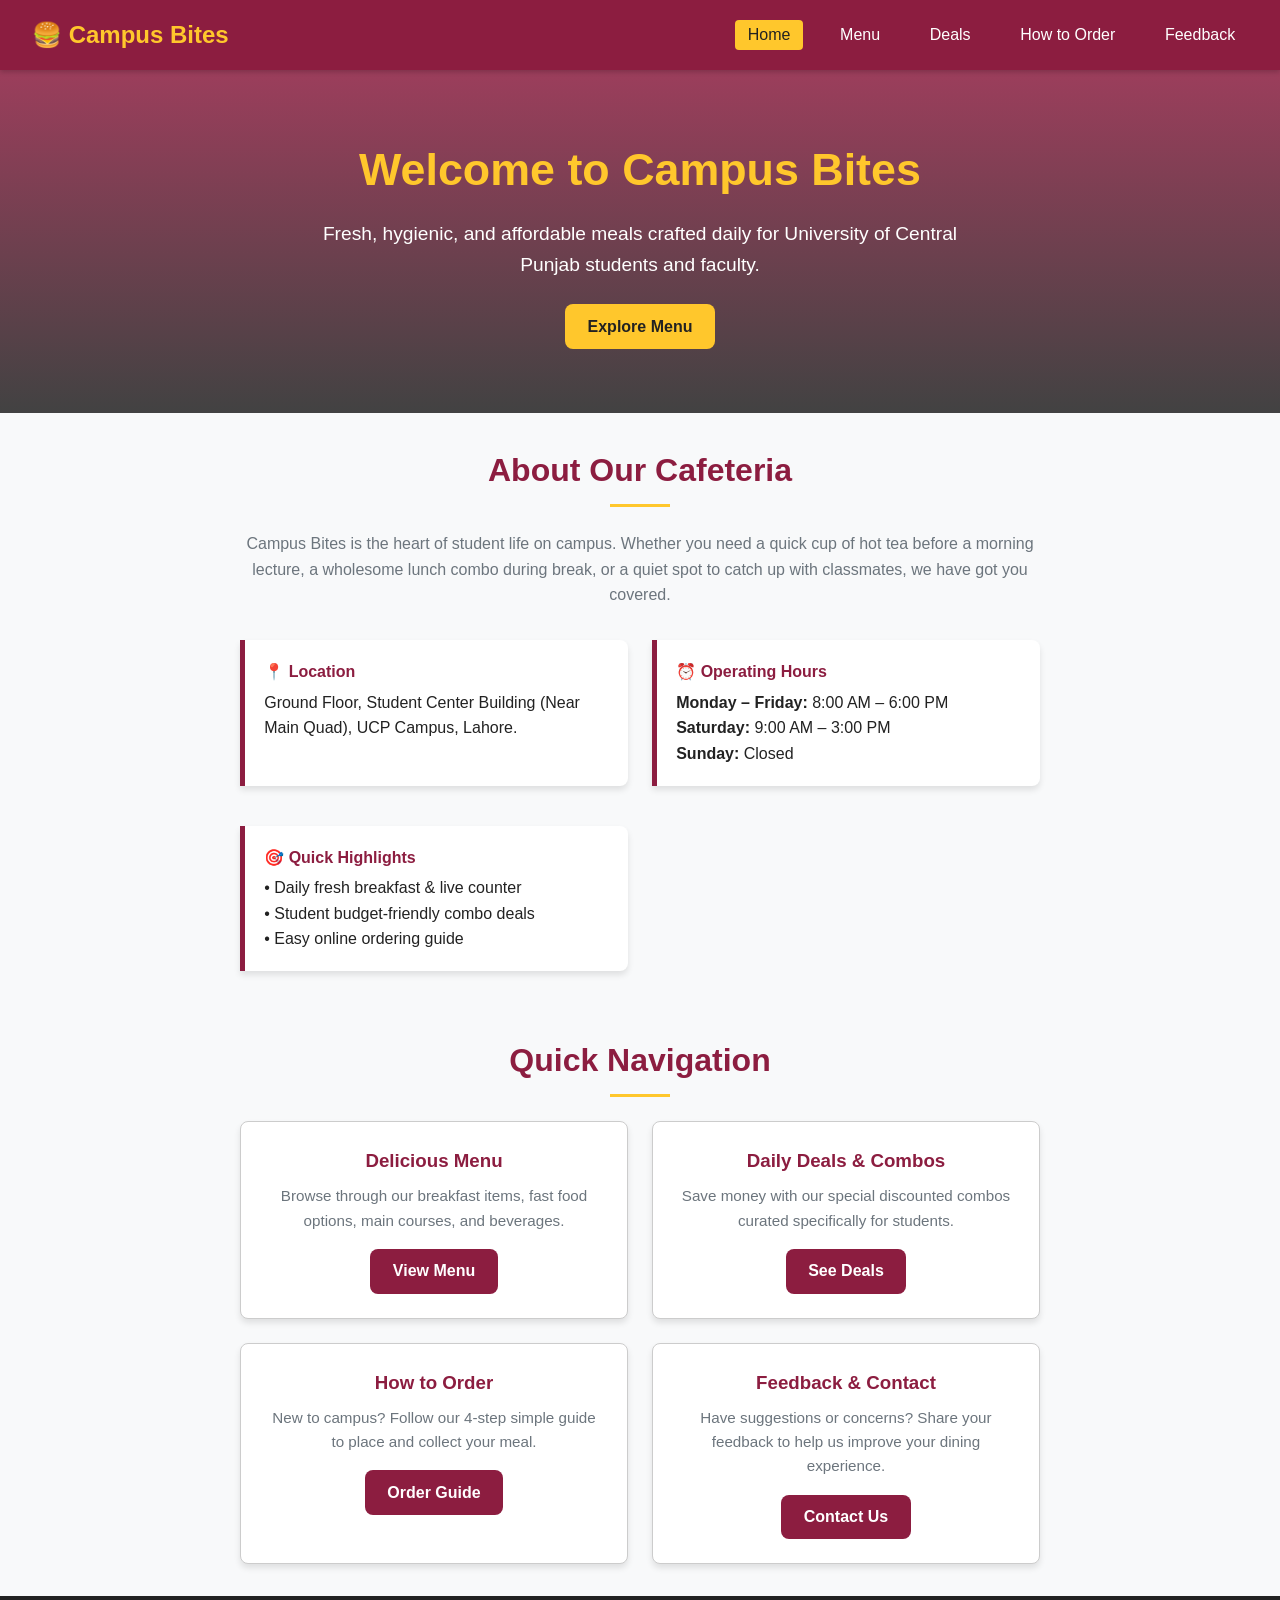
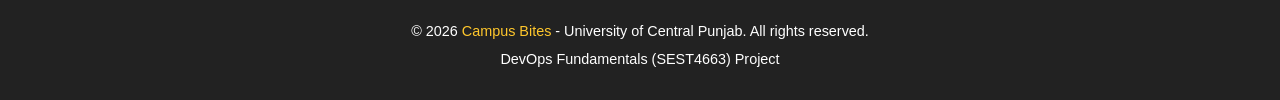
<file: src/index.html>
<!DOCTYPE html>
<html lang="en">
<head>
  <meta charset="UTF-8">
  <meta name="viewport" content="width=device-width, initial-scale=1.0">
  <title>Campus Bites - Home | University Cafeteria</title>
  <link rel="stylesheet" href="../styles/styles.css">
</head>
<body>

  <!-- Navigation Bar -->
  <header>
    <nav class="navbar">
      <div class="logo">
        🍔 Campus Bites
      </div>
      <ul class="nav-links">
        <li><a href="index.html" class="active">Home</a></li>
        <li><a href="menu.html">Menu</a></li>
        <li><a href="deals.html">Deals</a></li>
        <li><a href="order.html">How to Order</a></li>
        <li><a href="feedback.html">Feedback</a></li>
      </ul>
    </nav>
  </header>

  <!-- Hero Section -->
  <section class="hero">
    <h1>Welcome to Campus Bites</h1>
    <p>Fresh, hygienic, and affordable meals crafted daily for University of Central Punjab students and faculty.</p>
    <a href="menu.html" class="btn btn-primary">Explore Menu</a>
  </section>

  <!-- Main Content Container -->
  <main class="container">

    <!-- About Section -->
    <section>
      <h2 class="section-title">About Our Cafeteria</h2>
      <p style="text-align: center; max-width: 800px; margin: 0 auto 2rem auto; color: var(--text-muted);">
        Campus Bites is the heart of student life on campus. Whether you need a quick cup of hot tea before a morning lecture, a wholesome lunch combo during break, or a quiet spot to catch up with classmates, we have got you covered.
      </p>
    </section>

    <!-- Operational Details Grid -->
    <section class="grid">
      <div class="info-box">
        <h4>📍 Location</h4>
        <p>Ground Floor, Student Center Building (Near Main Quad), UCP Campus, Lahore.</p>
      </div>

      <div class="info-box">
        <h4>⏰ Operating Hours</h4>
        <p><strong>Monday – Friday:</strong> 8:00 AM – 6:00 PM</p>
        <p><strong>Saturday:</strong> 9:00 AM – 3:00 PM</p>
        <p><strong>Sunday:</strong> Closed</p>
      </div>

      <div class="info-box">
        <h4>🎯 Quick Highlights</h4>
        <p>• Daily fresh breakfast & live counter</p>
        <p>• Student budget-friendly combo deals</p>
        <p>• Easy online ordering guide</p>
      </div>
    </section>

    <!-- Navigation Cards for Features -->
    <section style="margin-top: 3rem;">
      <h2 class="section-title">Quick Navigation</h2>
      <div class="grid">

        <div class="card" style="text-align: center;">
          <h3>Delicious Menu</h3>
          <p>Browse through our breakfast items, fast food options, main courses, and beverages.</p>
          <div style="margin-top: 1rem;">
            <a href="menu.html" class="btn btn-secondary">View Menu</a>
          </div>
        </div>

        <div class="card" style="text-align: center;">
          <h3>Daily Deals & Combos</h3>
          <p>Save money with our special discounted combos curated specifically for students.</p>
          <div style="margin-top: 1rem;">
            <a href="deals.html" class="btn btn-secondary">See Deals</a>
          </div>
        </div>

        <div class="card" style="text-align: center;">
          <h3>How to Order</h3>
          <p>New to campus? Follow our 4-step simple guide to place and collect your meal.</p>
          <div style="margin-top: 1rem;">
            <a href="order.html" class="btn btn-secondary">Order Guide</a>
          </div>
        </div>

        <div class="card" style="text-align: center;">
          <h3>Feedback & Contact</h3>
          <p>Have suggestions or concerns? Share your feedback to help us improve your dining experience.</p>
          <div style="margin-top: 1rem;">
            <a href="feedback.html" class="btn btn-secondary">Contact Us</a>
          </div>
        </div>

      </div>
    </section>

  </main>

  <!-- Footer -->
  <footer>
    <p>&copy; 2026 <span>Campus Bites</span> - University of Central Punjab. All rights reserved.</p>
    <p>DevOps Fundamentals (SEST4663) Project</p>
  </footer>

</body>
</html>
</file>
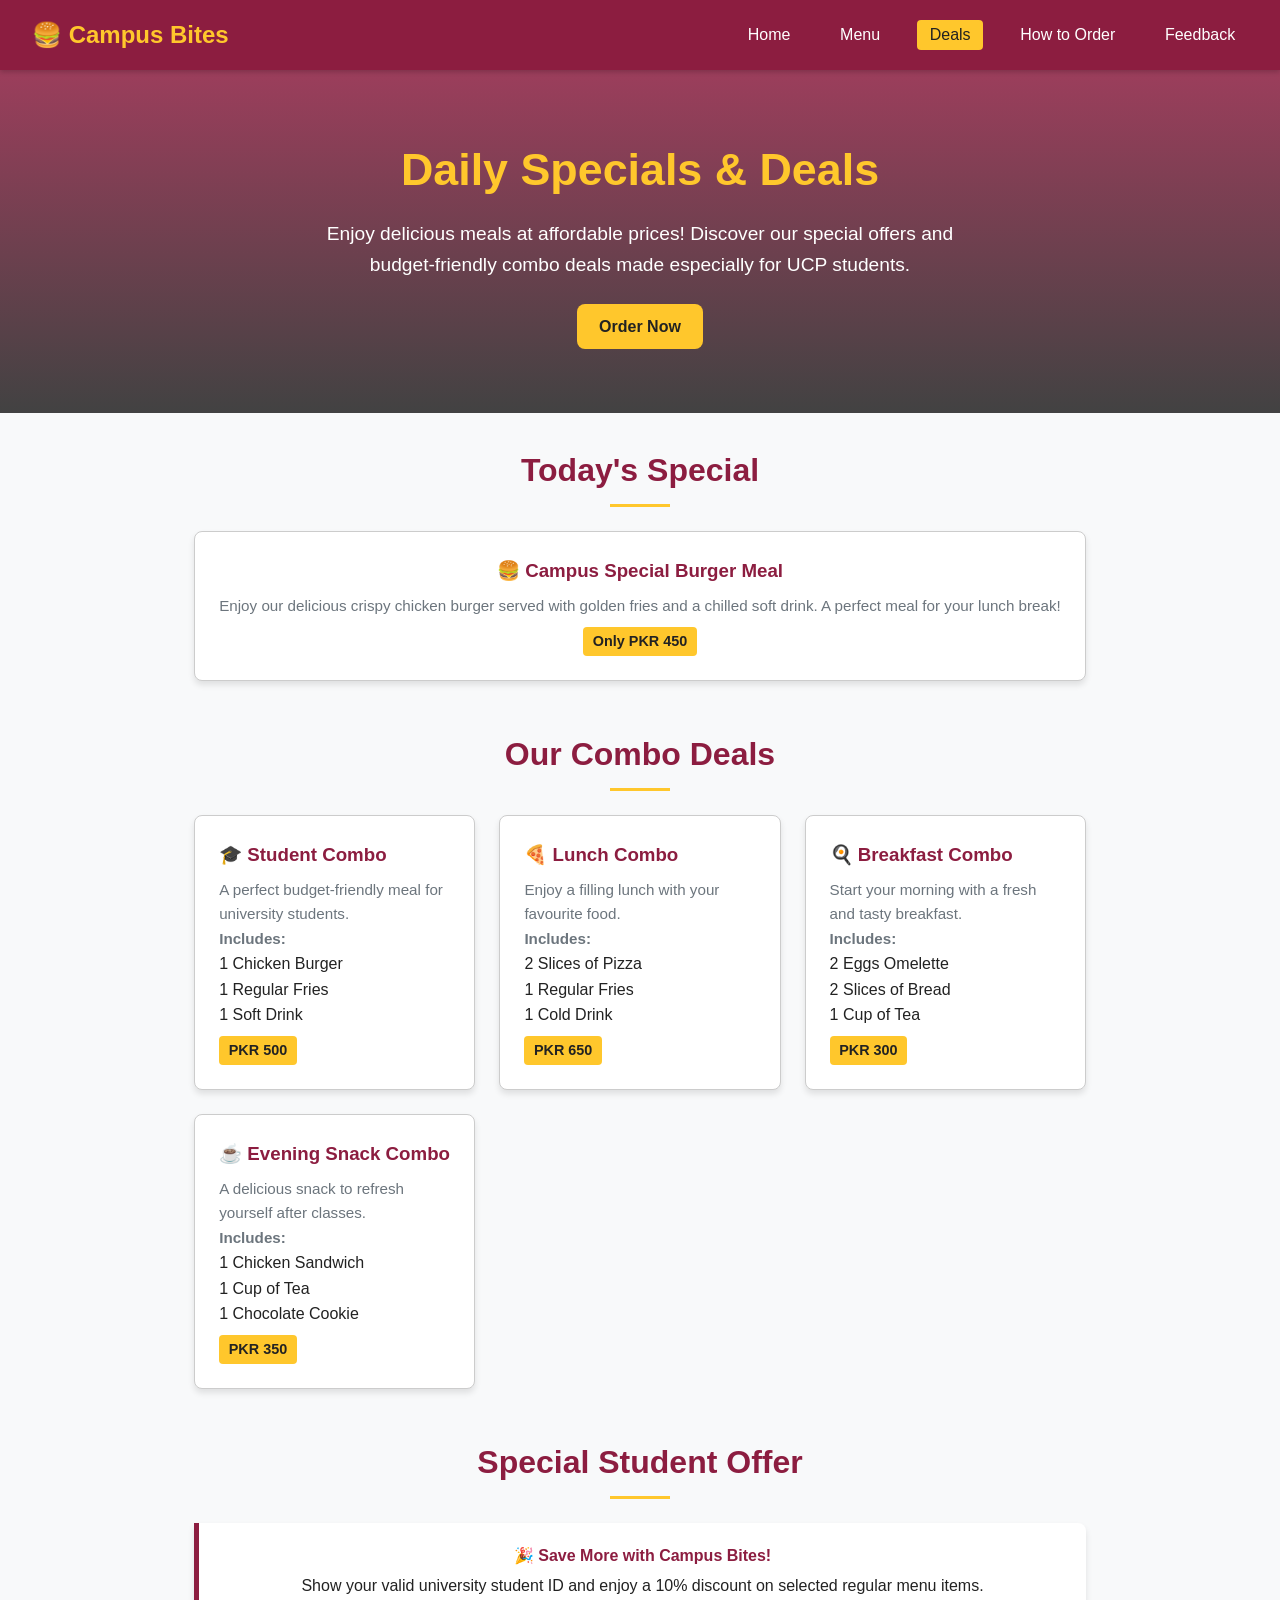
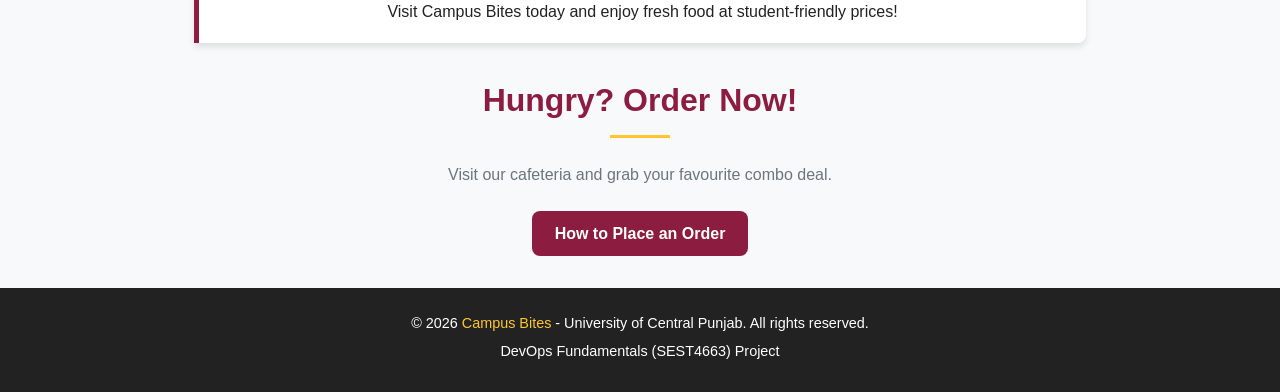
<file: src/deals.html>
<!DOCTYPE html>
<html lang="en">
<head>
  <meta charset="UTF-8">
  <meta name="viewport" content="width=device-width, initial-scale=1.0">
  <title>Campus Bites - Daily Deals & Specials</title>

  <!-- Shared CSS File -->
  <link rel="stylesheet" href="../styles/styles.css">
</head>

<body>

  <!-- Navigation Bar -->
  <header>
    <nav class="navbar">
      <div class="logo">
        🍔 Campus Bites
      </div>

      <ul class="nav-links">
        <li><a href="index.html">Home</a></li>
        <li><a href="menu.html">Menu</a></li>
        <li><a href="deals.html" class="active">Deals</a></li>
        <li><a href="order.html">How to Order</a></li>
        <li><a href="feedback.html">Feedback</a></li>
      </ul>
    </nav>
  </header>

  <!-- Hero Section -->
  <section class="hero">
    <h1>Daily Specials & Deals</h1>
    <p>
      Enjoy delicious meals at affordable prices!
      Discover our special offers and budget-friendly combo deals
      made especially for UCP students.
    </p>
    <a href="order.html" class="btn btn-primary">Order Now</a>
  </section>

  <!-- Main Content -->
  <main class="container">

    <!-- Daily Special Section -->
    <section>
      <h2 class="section-title">Today's Special</h2>

      <div class="card" style="text-align: center;">
        <h3>🍔 Campus Special Burger Meal</h3>

        <p>
          Enjoy our delicious crispy chicken burger served with
          golden fries and a chilled soft drink.
          A perfect meal for your lunch break!
        </p>

        <span class="price-tag">Only PKR 450</span>
      </div>
    </section>

    <!-- Combo Deals Section -->
    <section style="margin-top: 3rem;">

      <h2 class="section-title">Our Combo Deals</h2>

      <div class="grid">

        <!-- Student Combo -->
        <div class="card">
          <h3>🎓 Student Combo</h3>

          <p>
            A perfect budget-friendly meal for university students.
          </p>

          <p><strong>Includes:</strong></p>

          <ul>
            <li>1 Chicken Burger</li>
            <li>1 Regular Fries</li>
            <li>1 Soft Drink</li>
          </ul>

          <span class="price-tag">PKR 500</span>
        </div>

        <!-- Lunch Combo -->
        <div class="card">
          <h3>🍕 Lunch Combo</h3>

          <p>
            Enjoy a filling lunch with your favourite food.
          </p>

          <p><strong>Includes:</strong></p>

          <ul>
            <li>2 Slices of Pizza</li>
            <li>1 Regular Fries</li>
            <li>1 Cold Drink</li>
          </ul>

          <span class="price-tag">PKR 650</span>
        </div>

        <!-- Breakfast Combo -->
        <div class="card">
          <h3>🍳 Breakfast Combo</h3>

          <p>
            Start your morning with a fresh and tasty breakfast.
          </p>

          <p><strong>Includes:</strong></p>

          <ul>
            <li>2 Eggs Omelette</li>
            <li>2 Slices of Bread</li>
            <li>1 Cup of Tea</li>
          </ul>

          <span class="price-tag">PKR 300</span>
        </div>

        <!-- Evening Snack Combo -->
        <div class="card">
          <h3>☕ Evening Snack Combo</h3>

          <p>
            A delicious snack to refresh yourself after classes.
          </p>

          <p><strong>Includes:</strong></p>

          <ul>
            <li>1 Chicken Sandwich</li>
            <li>1 Cup of Tea</li>
            <li>1 Chocolate Cookie</li>
          </ul>

          <span class="price-tag">PKR 350</span>
        </div>

      </div>
    </section>

    <!-- Special Offer Section -->
    <section style="margin-top: 3rem;">
      <h2 class="section-title">Special Student Offer</h2>

      <div class="info-box" style="text-align: center;">
        <h4>🎉 Save More with Campus Bites!</h4>

        <p>
          Show your valid university student ID and enjoy
          a 10% discount on selected regular menu items.
        </p>

        <p>
          Visit Campus Bites today and enjoy fresh food
          at student-friendly prices!
        </p>
      </div>
    </section>

    <!-- Order Button -->
    <section style="text-align: center; margin-top: 2rem;">
      <h2 class="section-title">Hungry? Order Now!</h2>

      <p style="margin-bottom: 1.5rem; color: var(--text-muted);">
        Visit our cafeteria and grab your favourite combo deal.
      </p>

      <a href="order.html" class="btn btn-secondary">
        How to Place an Order
      </a>
    </section>

  </main>

  <!-- Footer -->
  <footer>
    <p>&copy; 2026 <span>Campus Bites</span> - University of Central Punjab. All rights reserved.</p>
    <p>DevOps Fundamentals (SEST4663) Project</p>
  </footer>

</body>
</html>
</file>
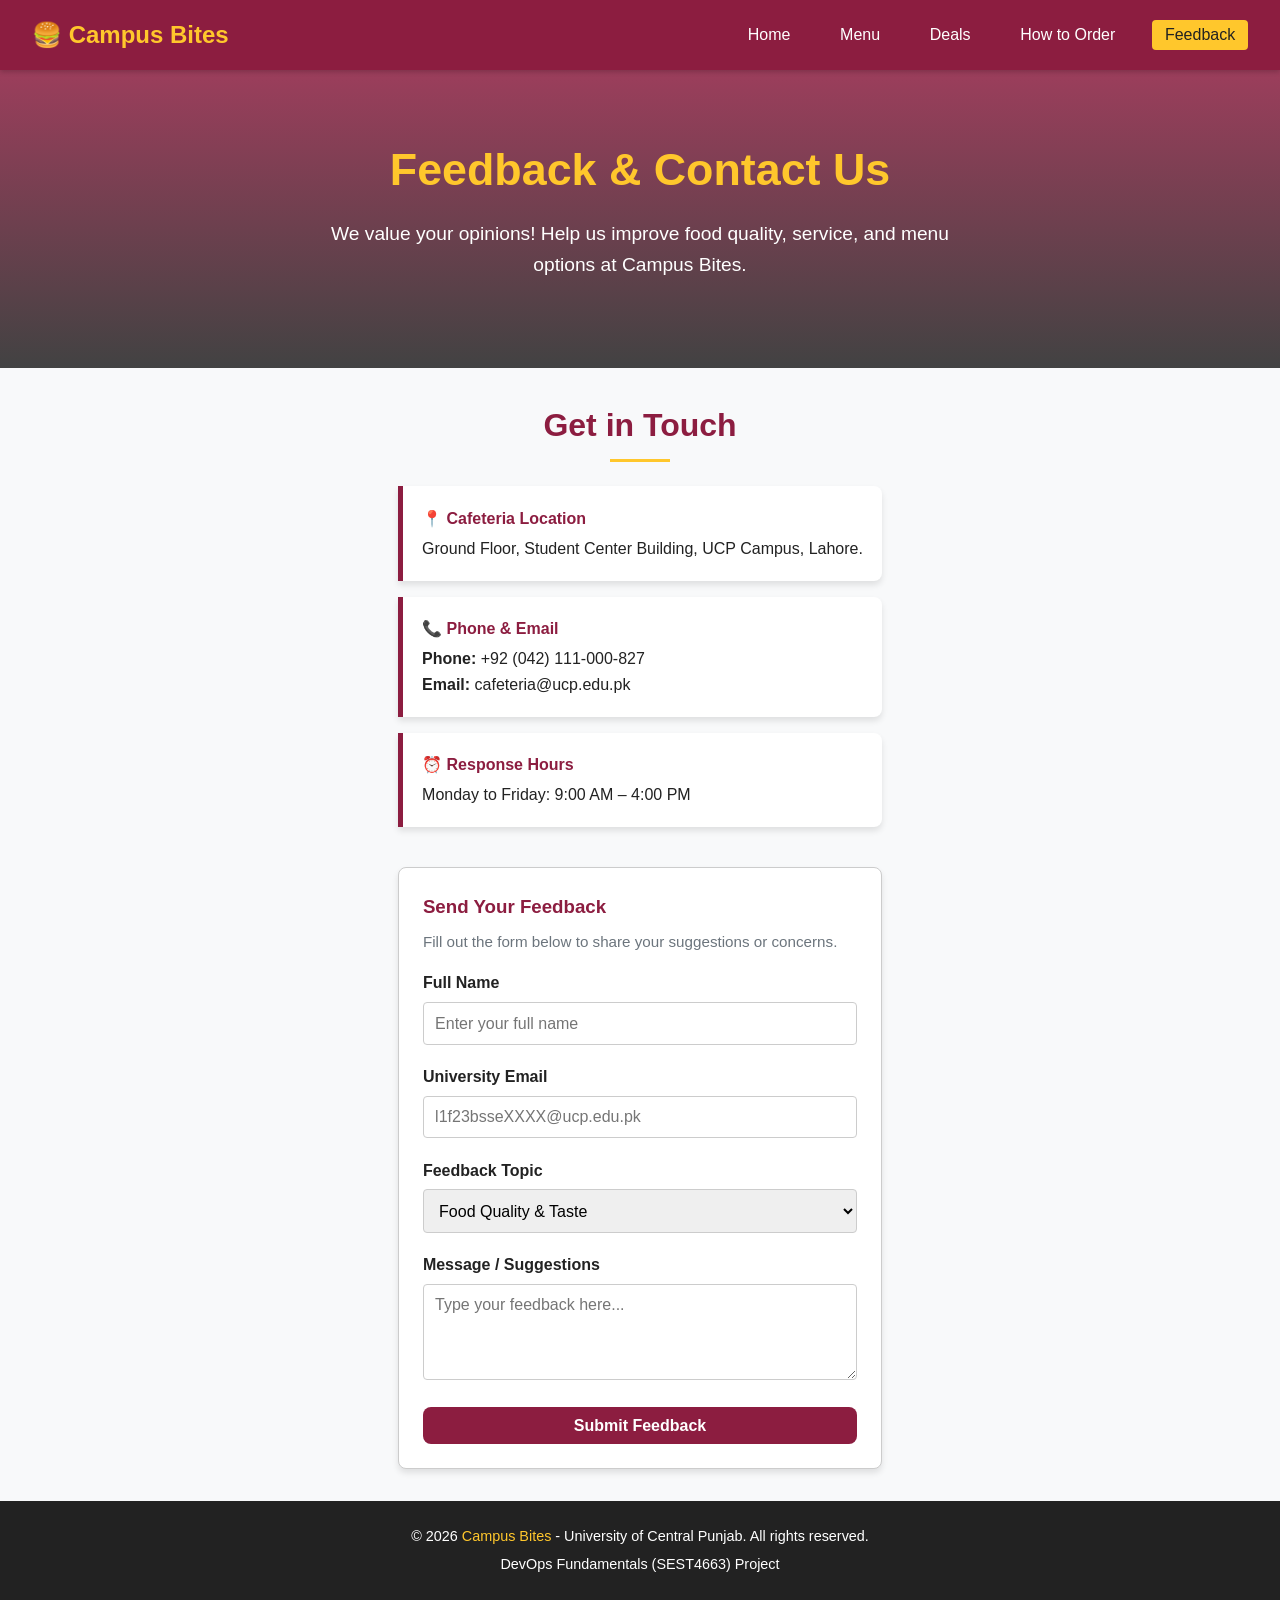
<file: src/feedback.html>
<!DOCTYPE html>
<html lang="en">
<head>
  <meta charset="UTF-8">
  <meta name="viewport" content="width=device-width, initial-scale=1.0">
  <title>Campus Bites - Feedback & Contact | University Cafeteria</title>
  <link rel="stylesheet" href="../styles/styles.css">
</head>
<body>

  <!-- Navigation Bar -->
  <header>
    <nav class="navbar">
      <div class="logo">
        🍔 Campus Bites
      </div>
      <ul class="nav-links">
        <li><a href="index.html">Home</a></li>
        <li><a href="menu.html">Menu</a></li>
        <li><a href="deals.html">Deals</a></li>
        <li><a href="order.html">How to Order</a></li>
        <li><a href="feedback.html" class="active">Feedback</a></li>
      </ul>
    </nav>
  </header>

  <!-- Hero Section -->
  <section class="hero">
    <h1>Feedback & Contact Us</h1>
    <p>We value your opinions! Help us improve food quality, service, and menu options at Campus Bites.</p>
  </section>

  <!-- Main Content Container -->
  <main class="container">

    <h2 class="section-title">Get in Touch</h2>

    <!-- Contact Info & Feedback Form Layout -->
    <div class="grid">

      <!-- Contact Information Cards -->
      <div>
        <div class="info-box">
          <h4>📍 Cafeteria Location</h4>
          <p>Ground Floor, Student Center Building, UCP Campus, Lahore.</p>
        </div>

        <div class="info-box">
          <h4>📞 Phone & Email</h4>
          <p><strong>Phone:</strong> +92 (042) 111-000-827</p>
          <p><strong>Email:</strong> cafeteria@ucp.edu.pk</p>
        </div>

        <div class="info-box">
          <h4>⏰ Response Hours</h4>
          <p>Monday to Friday: 9:00 AM – 4:00 PM</p>
        </div>
      </div>

      <!-- Static HTML Feedback Form -->
      <div class="card">
        <h3>Send Your Feedback</h3>
        <p style="margin-bottom: 1rem;">Fill out the form below to share your suggestions or concerns.</p>

        <form action="#" method="post" onsubmit="event.preventDefault(); alert('Thank you for your feedback!');">
          <div class="form-group">
            <label for="fullName">Full Name</label>
            <input type="text" id="fullName" name="fullName" placeholder="Enter your full name" required>
          </div>

          <div class="form-group">
            <label for="email">University Email</label>
            <input type="email" id="email" name="email" placeholder="l1f23bsseXXXX@ucp.edu.pk" required>
          </div>

          <div class="form-group">
            <label for="category">Feedback Topic</label>
            <select id="category" name="category" style="width:100%; padding:0.7rem; border:1px solid var(--gray-border); border-radius:4px;">
              <option value="food">Food Quality & Taste</option>
              <option value="service">Counter Staff Service</option>
              <option value="pricing">Prices & Combo Suggestions</option>
              <option value="hygiene">Cleanliness & Seating</option>
              <option value="other">Other</option>
            </select>
          </div>

          <div class="form-group">
            <label for="message">Message / Suggestions</label>
            <textarea id="message" name="message" rows="4" placeholder="Type your feedback here..." required></textarea>
          </div>

          <button type="submit" class="btn btn-secondary" style="width: 100%;">Submit Feedback</button>
        </form>
      </div>

    </div>

  </main>

  <!-- Footer -->
  <footer>
    <p>&copy; 2026 <span>Campus Bites</span> - University of Central Punjab. All rights reserved.</p>
    <p>DevOps Fundamentals (SEST4663) Project</p>
  </footer>

</body>
</html>
</file>
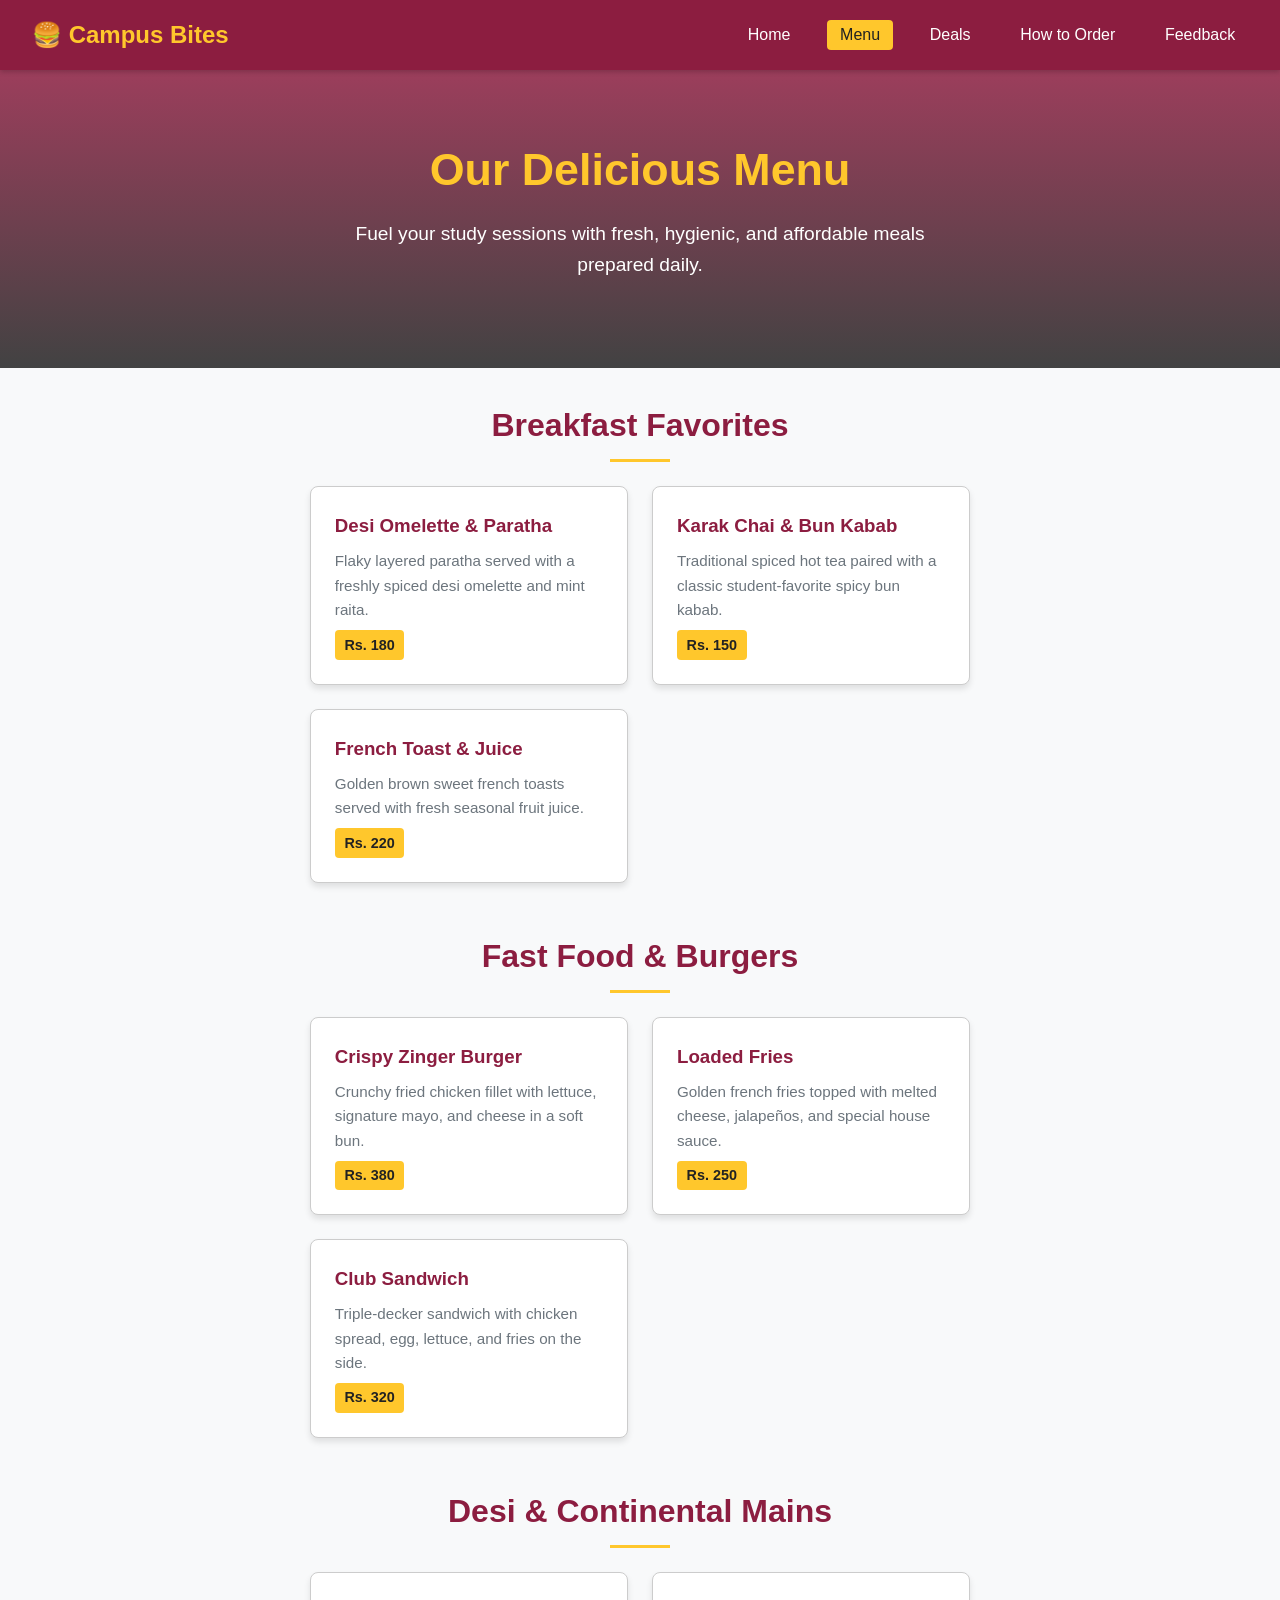
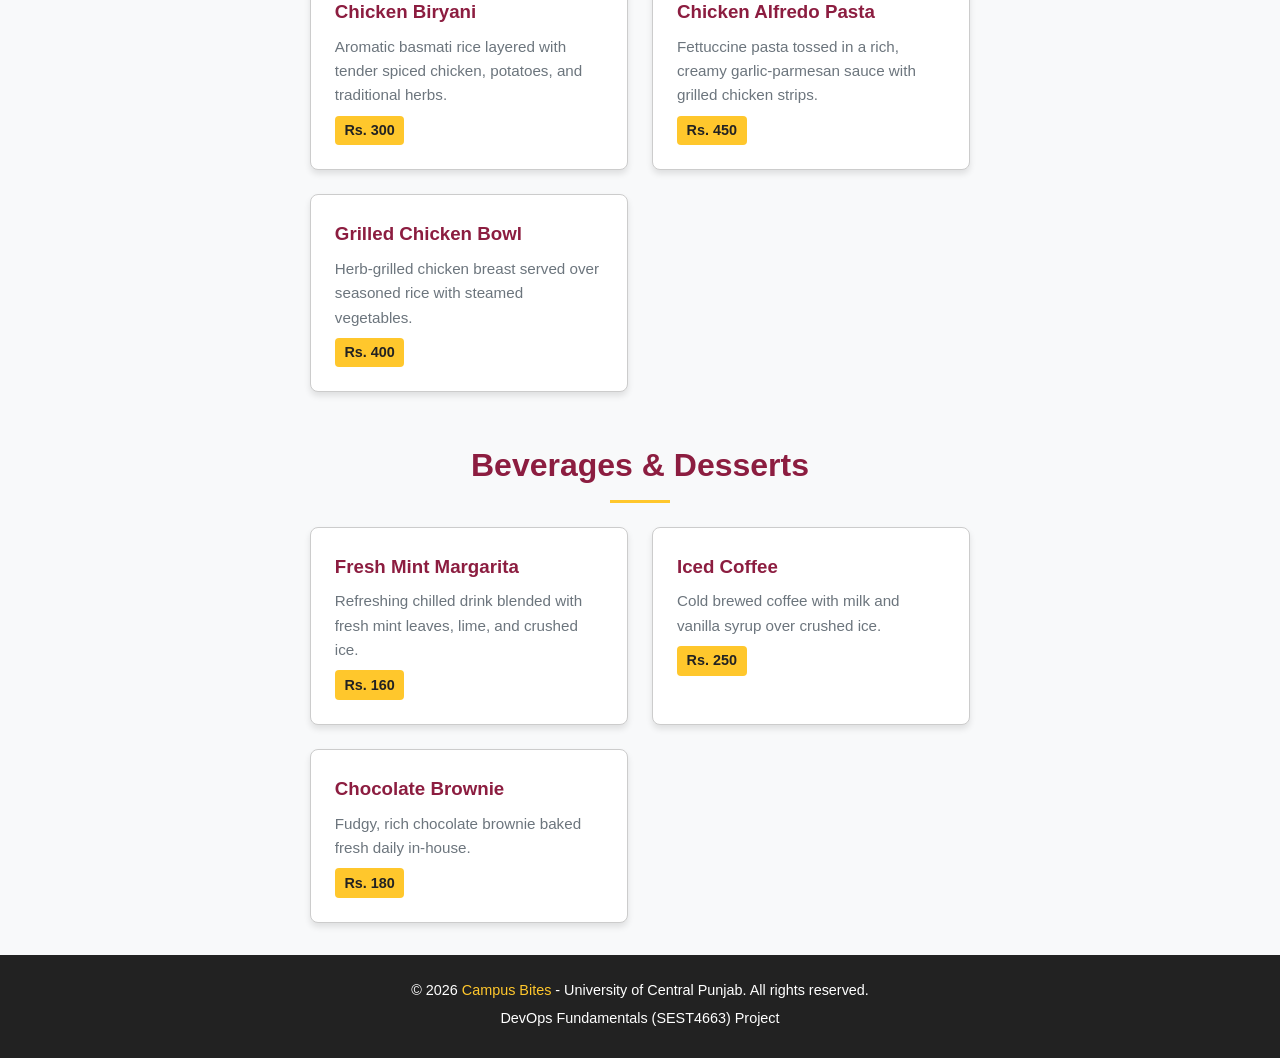
<file: src/menu.html>
<!DOCTYPE html>
<html lang="en">
<head>
    <meta charset="UTF-8">
    <meta name="viewport" content="width=device-width, initial-scale=1.0">
    <title>Campus Bites - Menu</title>
    <link rel="stylesheet" href="../styles/styles.css">
</head>
<body>

    <!-- Header / Navigation -->
    <header>
        <nav class="navbar">
            <div class="logo">
              🍔 Campus Bites
            </div>
            <ul class="nav-links">
                <li><a href="index.html">Home</a></li>
                <li><a href="menu.html" class="active">Menu</a></li>
                <li><a href="deals.html">Deals</a></li>
                <li><a href="order.html">How to Order</a></li>
                <li><a href="feedback.html">Feedback</a></li>
            </ul>
        </nav>
    </header>

    <!-- Hero Banner -->
    <section class="hero">
        <h1>Our Delicious Menu</h1>
        <p>Fuel your study sessions with fresh, hygienic, and affordable meals prepared daily.</p>
    </section>

    <!-- Main Content Container -->
    <main class="container">
        
        <!-- Breakfast Section -->
        <h2 class="section-title">Breakfast Favorites</h2>
        <div class="grid">
            <div class="card">
                <h3>Desi Omelette & Paratha</h3>
                <p>Flaky layered paratha served with a freshly spiced desi omelette and mint raita.</p>
                <div class="price-tag">Rs. 180</div>
            </div>
            <div class="card">
                <h3>Karak Chai & Bun Kabab</h3>
                <p>Traditional spiced hot tea paired with a classic student-favorite spicy bun kabab.</p>
                <div class="price-tag">Rs. 150</div>
            </div>
            <div class="card">
                <h3>French Toast & Juice</h3>
                <p>Golden brown sweet french toasts served with fresh seasonal fruit juice.</p>
                <div class="price-tag">Rs. 220</div>
            </div>
        </div>

        <!-- Fast Food Section -->
        <h2 class="section-title" style="margin-top: 3rem;">Fast Food & Burgers</h2>
        <div class="grid">
            <div class="card">
                <h3>Crispy Zinger Burger</h3>
                <p>Crunchy fried chicken fillet with lettuce, signature mayo, and cheese in a soft bun.</p>
                <div class="price-tag">Rs. 380</div>
            </div>
            <div class="card">
                <h3>Loaded Fries</h3>
                <p>Golden french fries topped with melted cheese, jalapeños, and special house sauce.</p>
                <div class="price-tag">Rs. 250</div>
            </div>
            <div class="card">
                <h3>Club Sandwich</h3>
                <p>Triple-decker sandwich with chicken spread, egg, lettuce, and fries on the side.</p>
                <div class="price-tag">Rs. 320</div>
            </div>
        </div>

        <!-- Main Courses Section -->
        <h2 class="section-title" style="margin-top: 3rem;">Desi & Continental Mains</h2>
        <div class="grid">
            <div class="card">
                <h3>Chicken Biryani</h3>
                <p>Aromatic basmati rice layered with tender spiced chicken, potatoes, and traditional herbs.</p>
                <div class="price-tag">Rs. 300</div>
            </div>
            <div class="card">
                <h3>Chicken Alfredo Pasta</h3>
                <p>Fettuccine pasta tossed in a rich, creamy garlic-parmesan sauce with grilled chicken strips.</p>
                <div class="price-tag">Rs. 450</div>
            </div>
            <div class="card">
                <h3>Grilled Chicken Bowl</h3>
                <p>Herb-grilled chicken breast served over seasoned rice with steamed vegetables.</p>
                <div class="price-tag">Rs. 400</div>
            </div>
        </div>

        <!-- Beverages & Desserts Section -->
        <h2 class="section-title" style="margin-top: 3rem;">Beverages & Desserts</h2>
        <div class="grid">
            <div class="card">
                <h3>Fresh Mint Margarita</h3>
                <p>Refreshing chilled drink blended with fresh mint leaves, lime, and crushed ice.</p>
                <div class="price-tag">Rs. 160</div>
            </div>
            <div class="card">
                <h3>Iced Coffee</h3>
                <p>Cold brewed coffee with milk and vanilla syrup over crushed ice.</p>
                <div class="price-tag">Rs. 250</div>
            </div>
            <div class="card">
                <h3>Chocolate Brownie</h3>
                <p>Fudgy, rich chocolate brownie baked fresh daily in-house.</p>
                <div class="price-tag">Rs. 180</div>
            </div>
        </div>

    </main>

    <!-- Footer -->
    <footer>
        <p>&copy; 2026 <span>Campus Bites</span> - University of Central Punjab. All rights reserved.</p>
        <p>DevOps Fundamentals (SEST4663) Project</p>
    </footer>

</body>
</html>
</file>
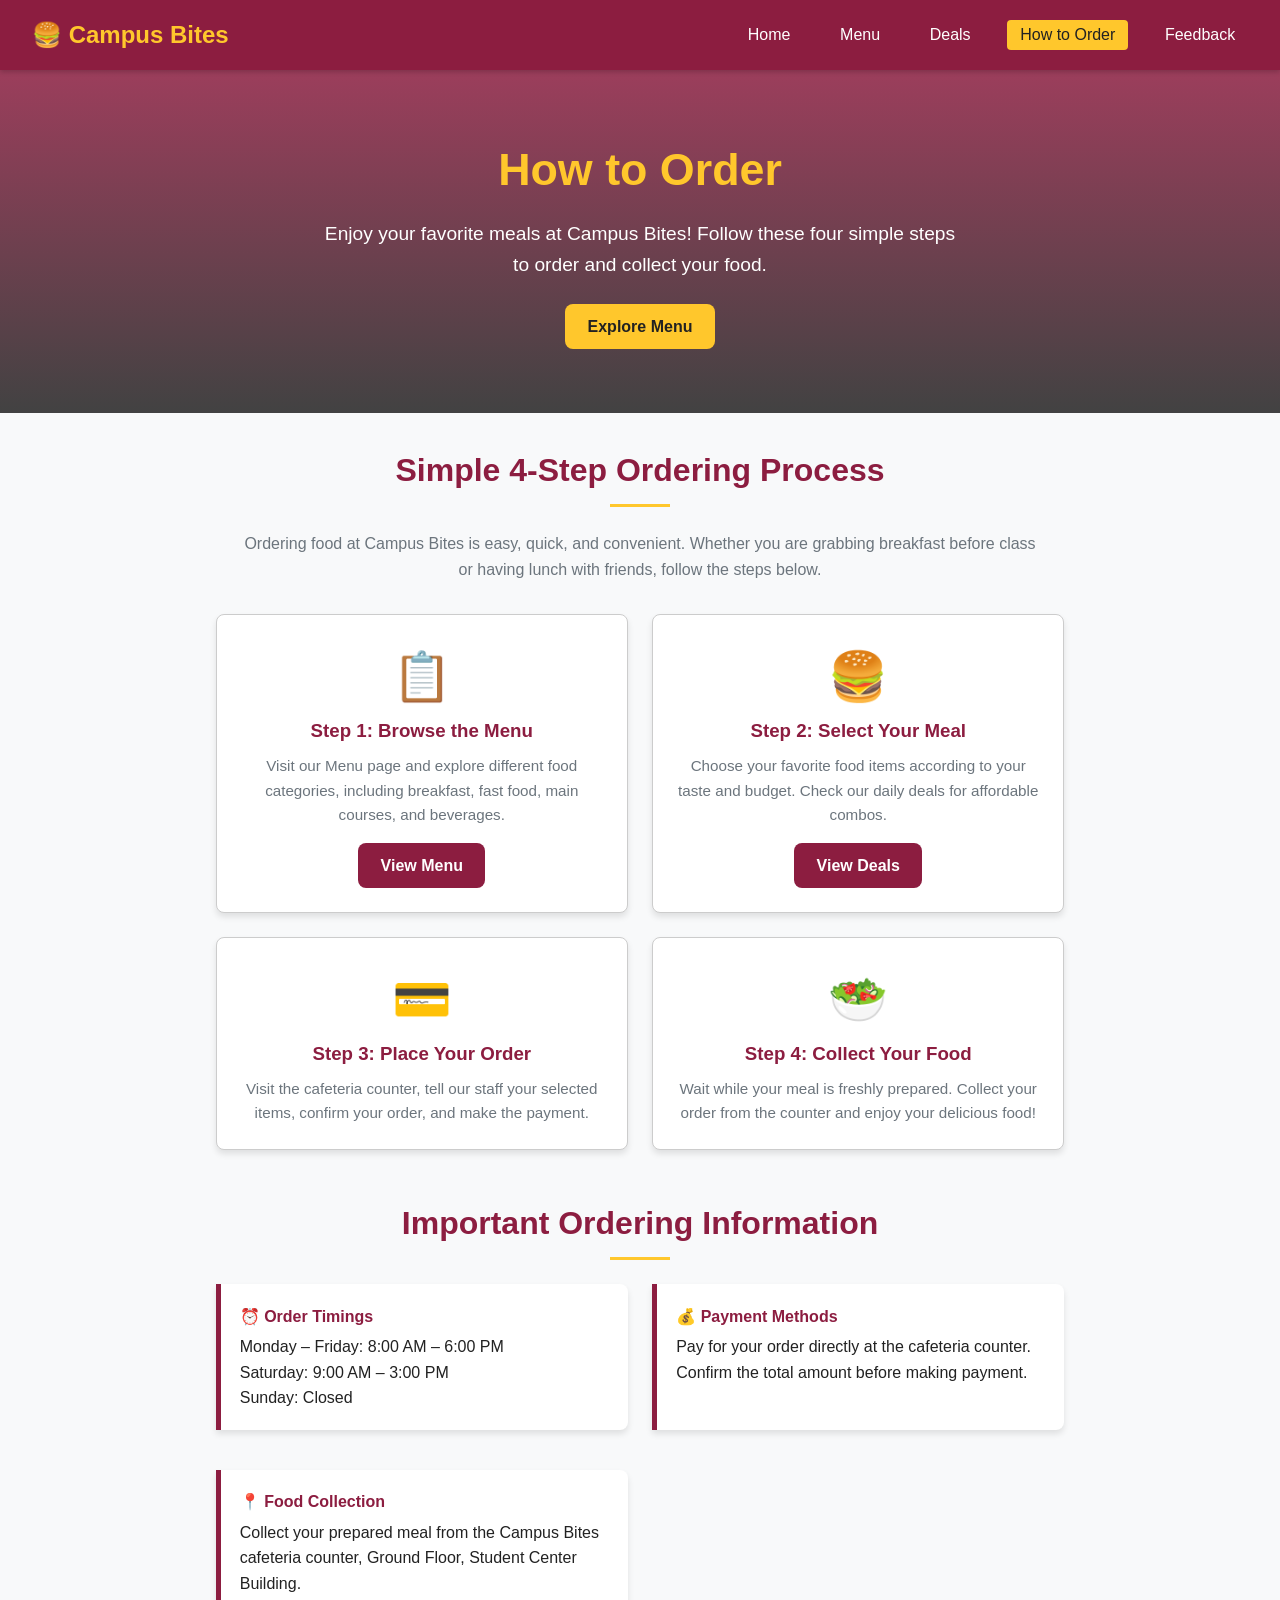
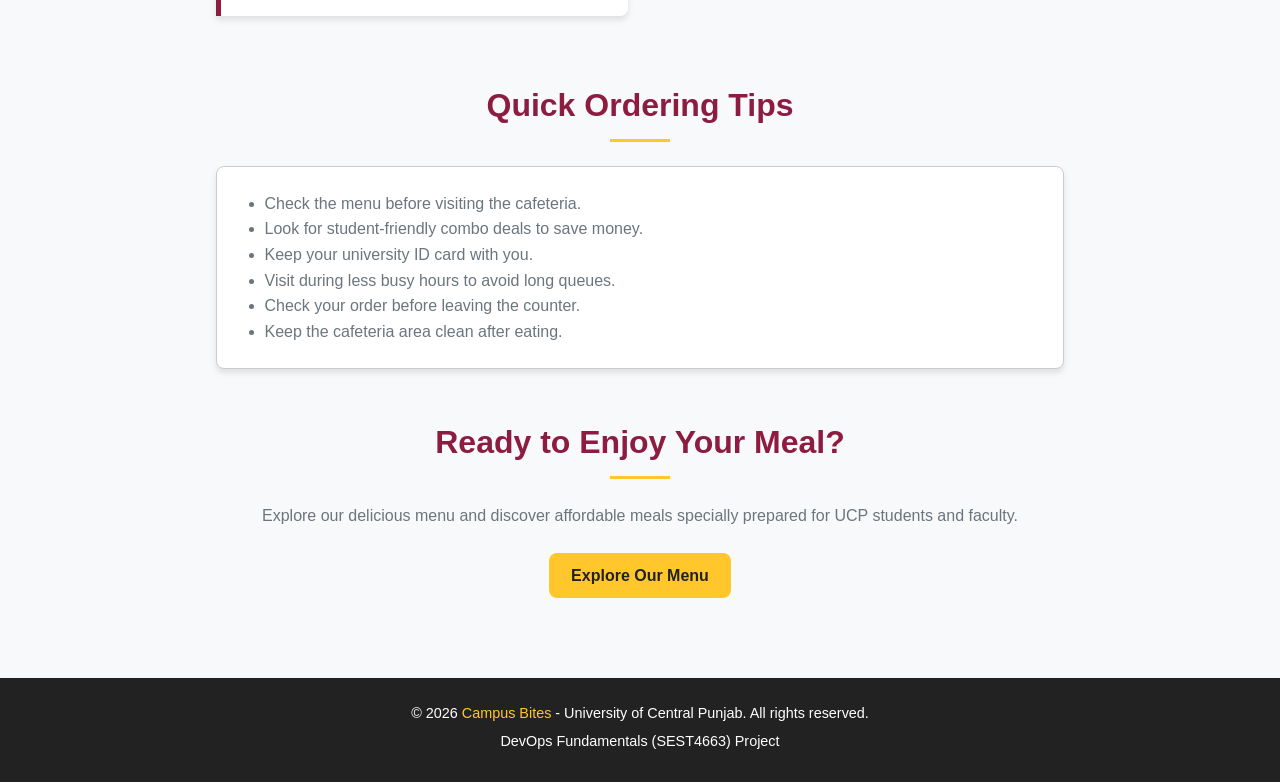
<file: src/order.html>
<!DOCTYPE html>
<html lang="en">
<head>
    <meta charset="UTF-8">
    <meta name="viewport" content="width=device-width, initial-scale=1.0">
    <title>Campus Bites - How to Order</title>
    <link rel="stylesheet" href="../styles/styles.css">
</head>
<body>

    <!-- Navigation Bar -->
    <header>
        <nav class="navbar">
            <div class="logo">
                🍔 Campus Bites
            </div>

            <ul class="nav-links">
                <li><a href="index.html">Home</a></li>
                <li><a href="menu.html">Menu</a></li>
                <li><a href="deals.html">Deals</a></li>
                <li><a href="order.html" class="active">How to Order</a></li>
                <li><a href="feedback.html">Feedback</a></li>
            </ul>
        </nav>
    </header>

    <!-- Hero Section -->
    <section class="hero">
        <h1>How to Order</h1>
        <p>
            Enjoy your favorite meals at Campus Bites!
            Follow these four simple steps to order and collect your food.
        </p>
        <a href="menu.html" class="btn btn-primary">Explore Menu</a>
    </section>

    <!-- Main Content -->
    <main class="container">

        <!-- Introduction -->
        <section>
            <h2 class="section-title">Simple 4-Step Ordering Process</h2>

            <p style="text-align: center; max-width: 800px;
            margin: 0 auto 2rem auto; color: var(--text-muted);">
                Ordering food at Campus Bites is easy, quick, and convenient.
                Whether you are grabbing breakfast before class or having
                lunch with friends, follow the steps below.
            </p>
        </section>

        <!-- Ordering Steps -->
        <section class="grid">

            <div class="card" style="text-align: center;">
                <h1 style="font-size: 3rem;">📋</h1>
                <h3>Step 1: Browse the Menu</h3>
                <p>
                    Visit our Menu page and explore different food categories,
                    including breakfast, fast food, main courses, and beverages.
                </p>
                <div style="margin-top: 1rem;">
                    <a href="menu.html" class="btn btn-secondary">
                        View Menu
                    </a>
                </div>
            </div>

            <div class="card" style="text-align: center;">
                <h1 style="font-size: 3rem;">🍔</h1>
                <h3>Step 2: Select Your Meal</h3>
                <p>
                    Choose your favorite food items according to your taste
                    and budget. Check our daily deals for affordable combos.
                </p>
                <div style="margin-top: 1rem;">
                    <a href="deals.html" class="btn btn-secondary">
                        View Deals
                    </a>
                </div>
            </div>

            <div class="card" style="text-align: center;">
                <h1 style="font-size: 3rem;">💳</h1>
                <h3>Step 3: Place Your Order</h3>
                <p>
                    Visit the cafeteria counter, tell our staff your selected
                    items, confirm your order, and make the payment.
                </p>
            </div>

            <div class="card" style="text-align: center;">
                <h1 style="font-size: 3rem;">🥗</h1>
                <h3>Step 4: Collect Your Food</h3>
                <p>
                    Wait while your meal is freshly prepared. Collect your
                    order from the counter and enjoy your delicious food!
                </p>
            </div>

        </section>

        <!-- Important Information -->
        <section style="margin-top: 3rem;">

            <h2 class="section-title">Important Ordering Information</h2>

            <div class="grid">

                <div class="info-box">
                    <h4>⏰ Order Timings</h4>
                    <p>
                        Monday – Friday: 8:00 AM – 6:00 PM
                    </p>
                    <p>
                        Saturday: 9:00 AM – 3:00 PM
                    </p>
                    <p>
                        Sunday: Closed
                    </p>
                </div>

                <div class="info-box">
                    <h4>💰 Payment Methods</h4>
                    <p>
                        Pay for your order directly at the cafeteria counter.
                        Confirm the total amount before making payment.
                    </p>
                </div>

                <div class="info-box">
                    <h4>📍 Food Collection</h4>
                    <p>
                        Collect your prepared meal from the Campus Bites
                        cafeteria counter, Ground Floor, Student Center Building.
                    </p>
                </div>

            </div>
        </section>

        <!-- Tips Section -->
        <section style="margin-top: 3rem;">

            <h2 class="section-title">Quick Ordering Tips</h2>

            <div class="card">
                <ul style="list-style: disc; padding-left: 1.5rem;
                color: var(--text-muted);">

                    <li>Check the menu before visiting the cafeteria.</li>

                    <li>Look for student-friendly combo deals to save money.</li>

                    <li>Keep your university ID card with you.</li>

                    <li>Visit during less busy hours to avoid long queues.</li>

                    <li>Check your order before leaving the counter.</li>

                    <li>Keep the cafeteria area clean after eating.</li>

                </ul>
            </div>

        </section>

        <!-- Call to Action -->
        <section style="text-align: center; margin: 3rem 0;">

            <h2 class="section-title">Ready to Enjoy Your Meal?</h2>

            <p style="color: var(--text-muted); margin-bottom: 1.5rem;">
                Explore our delicious menu and discover affordable meals
                specially prepared for UCP students and faculty.
            </p>

            <a href="menu.html" class="btn btn-primary">
                Explore Our Menu
            </a>

        </section>

    </main>

    <!-- Footer -->
    <footer>
        <p>
            &copy; 2026 <span>Campus Bites</span> -
            University of Central Punjab. All rights reserved.
        </p>
        <p>DevOps Fundamentals (SEST4663) Project</p>
    </footer>

</body>
</html>
</file>
<file: styles/styles.css>
/* ==========================================================================
   Campus Bites - Shared Master Stylesheet
   ========================================================================== */

/* --- CSS Variables / Design Tokens --- */
:root {
  --primary-color: #8c1d40;      /* Campus Maroon */
  --primary-hover: #6b1430;
  --secondary-color: #ffc72c;    /* Warm Gold/Yellow */
  --secondary-hover: #e0ac1b;
  --dark-color: #222222;
  --light-color: #f8f9fa;
  --white: #ffffff;
  --gray-light: #e9ecef;
  --gray-border: #cccccc;
  --text-muted: #6c757d;
  --font-main: 'Segoe UI', Tahoma, Geneva, Verdana, sans-serif;
  --transition-speed: 0.3s;
  --box-shadow: 0 4px 6px rgba(0, 0, 0, 0.1);
  --radius: 8px;
}

/* --- Global Reset & General Settings --- */
* {
  margin: 0;
  padding: 0;
  box-sizing: border-box;
}

body {
  font-family: var(--font-main);
  line-height: 1.6;
  color: var(--dark-color);
  background-color: var(--light-color);
  display: flex;
  flex-direction: column;
  min-height: 100vh;
}

a {
  color: var(--primary-color);
  text-decoration: none;
  transition: color var(--transition-speed);
}

a:hover {
  color: var(--primary-hover);
}

ul {
  list-style: none;
}

/* --- Navigation Bar --- */
.navbar {
  background-color: var(--primary-color);
  color: var(--white);
  padding: 1rem 2rem;
  display: flex;
  justify-content: space-between;
  align-items: center;
  position: sticky;
  top: 0;
  z-index: 1000;
  box-shadow: 0 2px 5px rgba(0,0,0,0.2);
}

.navbar .logo {
  font-size: 1.5rem;
  font-weight: bold;
  color: var(--secondary-color);
  display: flex;
  align-items: center;
  gap: 0.5rem;
}

.nav-links {
  display: flex;
  gap: 1.5rem;
}

.nav-links a {
  color: var(--white);
  font-weight: 500;
  padding: 0.4rem 0.8rem;
  border-radius: 4px;
  transition: background-color var(--transition-speed), color var(--transition-speed);
}

.nav-links a:hover,
.nav-links a.active {
  background-color: var(--secondary-color);
  color: var(--dark-color);
}

/* --- Hero Banner --- */
.hero {
  background: linear-gradient(rgba(140, 29, 64, 0.85), rgba(34, 34, 34, 0.85)), 
              url('https://images.unsplash.com/photo-1555396273-367ea4eb4db5?auto=format&fit=crop&w=1200&q=80') center/cover no-repeat;
  color: var(--white);
  text-align: center;
  padding: 4rem 1.5rem;
}

.hero h1 {
  font-size: 2.8rem;
  margin-bottom: 0.8rem;
  color: var(--secondary-color);
}

.hero p {
  font-size: 1.2rem;
  max-width: 650px;
  margin: 0 auto 1.5rem auto;
}

/* --- Buttons --- */
.btn {
  display: inline-block;
  padding: 0.6rem 1.4rem;
  font-size: 1rem;
  font-weight: 600;
  border: none;
  border-radius: var(--radius);
  cursor: pointer;
  text-align: center;
  transition: background-color var(--transition-speed), transform 0.2s;
}

.btn-primary {
  background-color: var(--secondary-color);
  color: var(--dark-color);
}

.btn-primary:hover {
  background-color: var(--secondary-hover);
  color: var(--dark-color);
  transform: translateY(-2px);
}

.btn-secondary {
  background-color: var(--primary-color);
  color: var(--white);
}

.btn-secondary:hover {
  background-color: var(--primary-hover);
  color: var(--white);
  transform: translateY(-2px);
}

/* --- Layout Containers & Page Sections --- */
.container {
  max-width: 1100px;
  margin: 2rem auto;
  padding: 0 1.5rem;
  flex: 1;
}

.section-title {
  text-align: center;
  font-size: 2rem;
  color: var(--primary-color);
  margin-bottom: 1.5rem;
  position: relative;
}

.section-title::after {
  content: '';
  display: block;
  width: 60px;
  height: 3px;
  background-color: var(--secondary-color);
  margin: 0.5rem auto 0 auto;
}

/* --- Reusable Grid & Cards --- */
.grid {
  display: grid;
  grid-template-columns: repeat(auto-fit, minmax(280px, 1fr));
  gap: 1.5rem;
  margin-top: 1rem;
}

.card {
  background-color: var(--white);
  border: 1px solid var(--gray-border);
  border-radius: var(--radius);
  padding: 1.5rem;
  box-shadow: var(--box-shadow);
  transition: transform var(--transition-speed);
}

.card:hover {
  transform: translateY(-4px);
}

.card h3 {
  color: var(--primary-color);
  margin-bottom: 0.5rem;
}

.card p {
  color: var(--text-muted);
  font-size: 0.95rem;
}

/* --- Info Boxes (Hours & Location) --- */
.info-box {
  background-color: var(--white);
  border-left: 5px solid var(--primary-color);
  padding: 1.2rem;
  margin-bottom: 1rem;
  border-radius: 0 var(--radius) var(--radius) 0;
  box-shadow: var(--box-shadow);
}

.info-box h4 {
  color: var(--primary-color);
  margin-bottom: 0.3rem;
}

/* --- Forms (For feedback.html) --- */
.form-group {
  margin-bottom: 1.2rem;
}

.form-group label {
  display: block;
  margin-bottom: 0.4rem;
  font-weight: 600;
}

.form-group input,
.form-group textarea,
.form-group select {
  width: 100%;
  padding: 0.7rem;
  border: 1px solid var(--gray-border);
  border-radius: 4px;
  font-size: 1rem;
  font-family: inherit;
}

.form-group input:focus,
.form-group textarea:focus {
  outline: none;
  border-color: var(--primary-color);
}

/* --- Badges & Price Tags (For menu.html and deals.html) --- */
.price-tag {
  display: inline-block;
  background-color: var(--secondary-color);
  color: var(--dark-color);
  font-weight: bold;
  padding: 0.2rem 0.6rem;
  border-radius: 4px;
  font-size: 0.9rem;
  margin-top: 0.5rem;
}

/* --- Footer --- */
footer {
  background-color: var(--dark-color);
  color: var(--white);
  text-align: center;
  padding: 1.5rem;
  margin-top: auto;
  font-size: 0.9rem;
}

footer p {
  margin-bottom: 0.3rem;
}

footer span {
  color: var(--secondary-color);
}

/* --- Responsive Media Queries --- */
@media (max-width: 768px) {
  .navbar {
    flex-direction: column;
    gap: 1rem;
  }

  .nav-links {
    width: 100%;
    justify-content: center;
    flex-wrap: wrap;
    gap: 0.8rem;
  }

  .hero h1 {
    font-size: 2rem;
  }

  .hero p {
    font-size: 1rem;
  }

  .container {
    padding: 0 1rem;
  }
}
</file>
